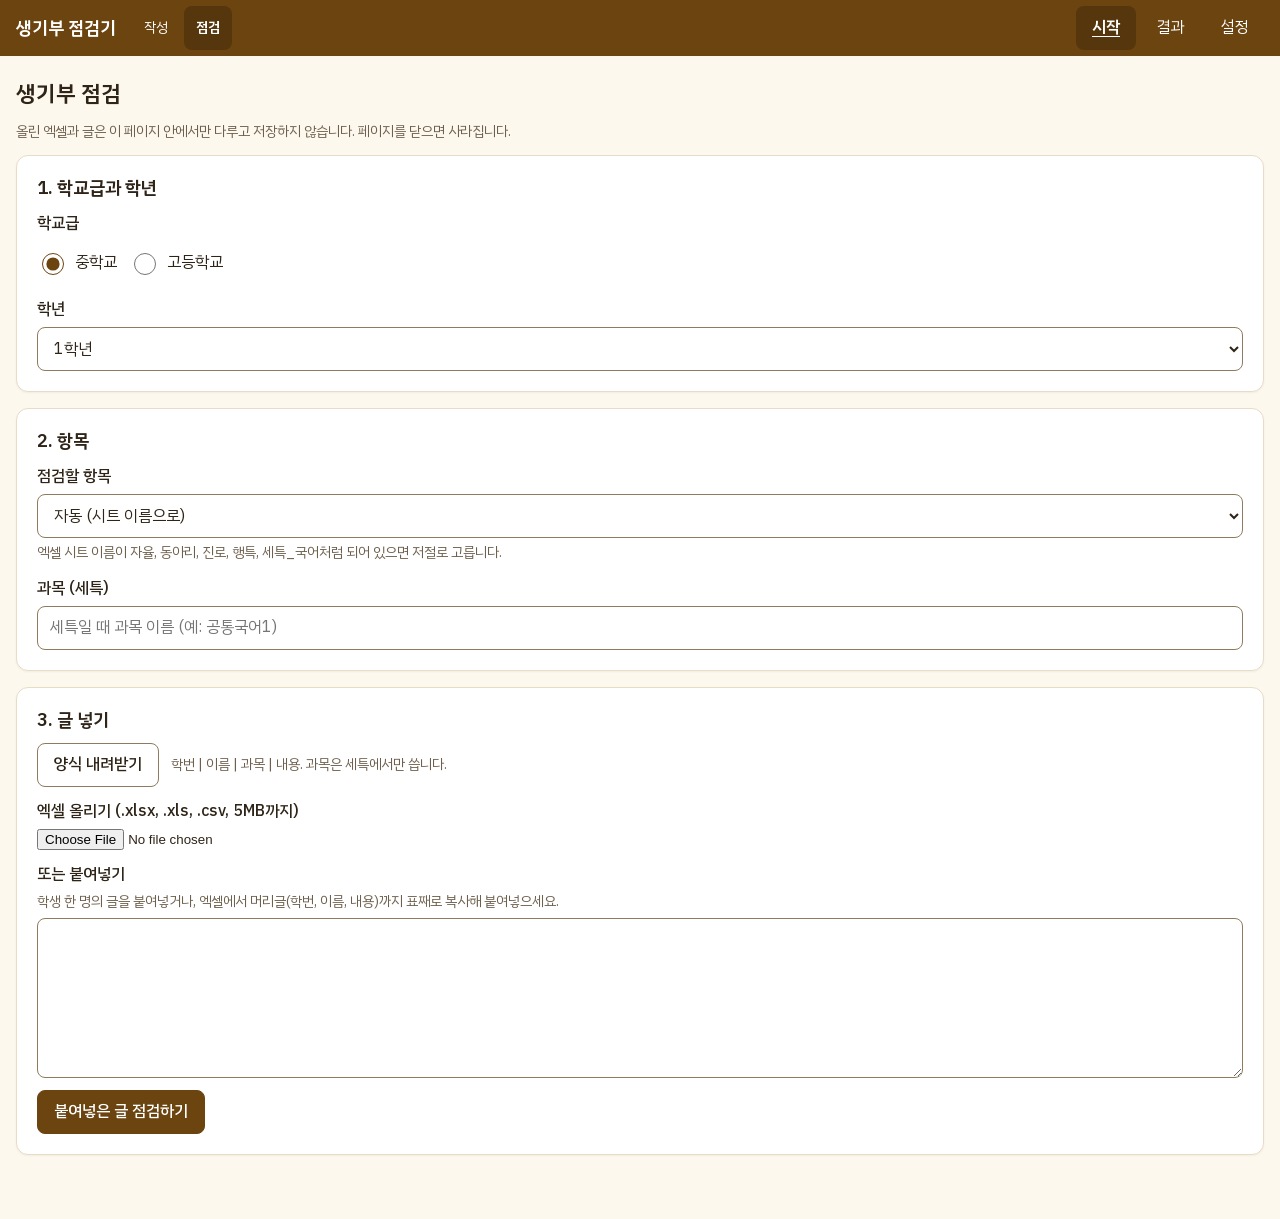
<file: sgb-checker/index.html>
<!DOCTYPE html>
<html lang="ko">
<head>
<meta charset="utf-8">
<meta name="viewport" content="width=device-width, initial-scale=1">
<meta http-equiv="Content-Security-Policy" content="default-src 'self'; script-src 'self'; style-src 'self'; font-src 'self'; img-src 'self' data:; connect-src 'self' https://generativelanguage.googleapis.com; object-src 'none'; base-uri 'none'; form-action 'none'">
<meta name="referrer" content="no-referrer">
<title>생기부 점검기</title>
<meta name="description" content="다른 선생님이 쓴 학교생활기록부 글을 2026 기재요령 기준으로 점검하는 교사용 도구">
<link rel="stylesheet" href="css/tokens.css">
<link rel="stylesheet" href="css/components.css">
<script defer src="lib/xlsx.full.min.js"></script>
<script type="module" src="js/app.js"></script>
</head>
<body>
<a class="skip-link" href="#main">본문으로 건너뛰기</a>
<header class="appbar">
  <div class="appbar-in">
    <h1>생기부 점검기</h1>
    <nav class="switch" aria-label="도구 바꾸기">
      <a href="../textgenerator-v2/">작성</a>
      <span aria-current="page">점검</span>
    </nav>
    <nav class="tabs" aria-label="화면">
      <button type="button" class="tab" data-view="start">시작</button>
      <button type="button" class="tab" data-view="results">결과</button>
      <button type="button" class="tab" data-view="settings">설정</button>
    </nav>
  </div>
</header>
<main id="main" tabindex="-1">
  <noscript><div class="alert alert-danger">자바스크립트를 켜야 쓸 수 있습니다.</div></noscript>
</main>
<div id="live" class="sr-only" aria-live="polite"></div>
</body>
</html>
</file>
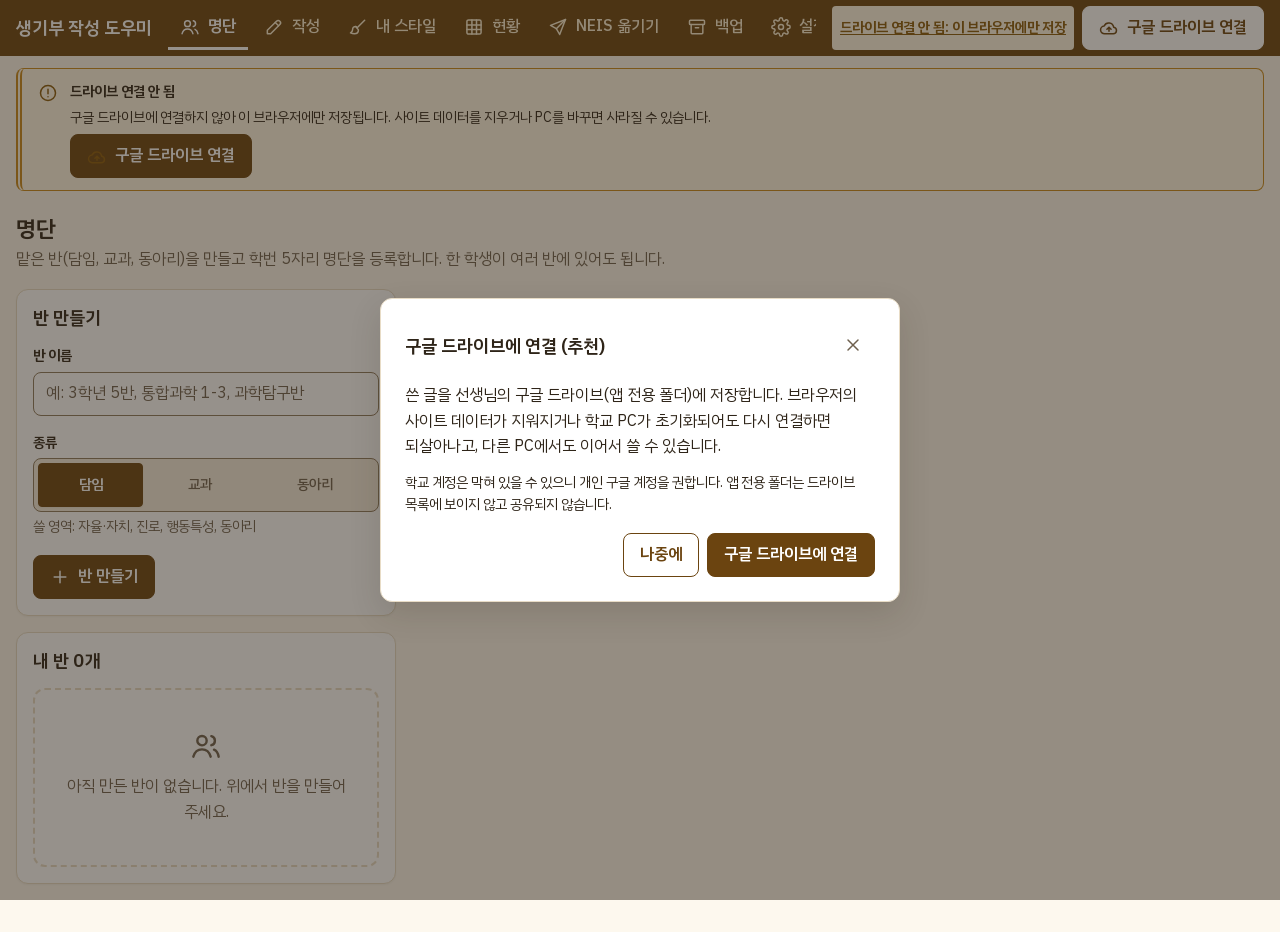
<file: textgenerator-v2/index.html>
<!DOCTYPE html>
<html lang="ko">
<head>
<meta charset="utf-8">
<meta name="viewport" content="width=device-width, initial-scale=1">
<title>생기부 작성 도우미</title>
<meta name="description" content="교사용 학교생활기록부 작성 도우미: 명단, 메모 기반 AI 초안, 바이트와 금지 표현 검사, NEIS 옮기기">
<meta name="theme-color" content="#6B4410">
<meta name="referrer" content="no-referrer">
<link rel="stylesheet" href="css/tokens.css">
<link rel="stylesheet" href="css/components.css">
<link rel="stylesheet" href="css/app.css">
<script defer src="../lib/xlsx.full.min.js"></script>
<script type="module" src="js/app.js"></script>
</head>
<body>
<svg width="0" height="0" style="position:absolute" aria-hidden="true" focusable="false">
  <defs>
    <symbol id="i-users" viewBox="0 0 24 24" fill="none" stroke="currentColor" stroke-width="1.8" stroke-linecap="round" stroke-linejoin="round"><circle cx="9" cy="8" r="3.5"/><path d="M2.5 20c1-3.6 3.6-5.5 6.5-5.5s5.5 1.9 6.5 5.5"/><path d="M16 4.6a3.5 3.5 0 0 1 0 6.8M18 14.8c1.7.7 2.9 2.4 3.5 5.2"/></symbol>
    <symbol id="i-pen" viewBox="0 0 24 24" fill="none" stroke="currentColor" stroke-width="1.8" stroke-linecap="round" stroke-linejoin="round"><path d="M4 20h4L19 9a2.8 2.8 0 0 0-4-4L4 16z"/><path d="M13.5 6.5l4 4"/></symbol>
    <symbol id="i-grid" viewBox="0 0 24 24" fill="none" stroke="currentColor" stroke-width="1.8" stroke-linecap="round" stroke-linejoin="round"><rect x="3.5" y="3.5" width="17" height="17" rx="2"/><path d="M3.5 9.5h17M3.5 15h17M9.5 3.5v17M15 3.5v17"/></symbol>
    <symbol id="i-send" viewBox="0 0 24 24" fill="none" stroke="currentColor" stroke-width="1.8" stroke-linecap="round" stroke-linejoin="round"><path d="M21 3L10 14"/><path d="M21 3l-7 18-4-7-7-4z"/></symbol>
    <symbol id="i-archive" viewBox="0 0 24 24" fill="none" stroke="currentColor" stroke-width="1.8" stroke-linecap="round" stroke-linejoin="round"><rect x="3" y="4" width="18" height="5" rx="1"/><path d="M5 9v10a1 1 0 0 0 1 1h12a1 1 0 0 0 1-1V9M10 13h4"/></symbol>
    <symbol id="i-gear" viewBox="0 0 24 24" fill="none" stroke="currentColor" stroke-width="1.8" stroke-linecap="round" stroke-linejoin="round"><circle cx="12" cy="12" r="3"/><path d="M19.4 15a1.7 1.7 0 0 0 .3 1.8l.1.1a2 2 0 1 1-2.8 2.8l-.1-.1a1.7 1.7 0 0 0-1.8-.3 1.7 1.7 0 0 0-1 1.5V21a2 2 0 1 1-4 0v-.1a1.7 1.7 0 0 0-1.1-1.5 1.7 1.7 0 0 0-1.8.3l-.1.1a2 2 0 1 1-2.8-2.8l.1-.1a1.7 1.7 0 0 0 .3-1.8 1.7 1.7 0 0 0-1.5-1H3a2 2 0 1 1 0-4h.1a1.7 1.7 0 0 0 1.5-1.1 1.7 1.7 0 0 0-.3-1.8l-.1-.1a2 2 0 1 1 2.8-2.8l.1.1a1.7 1.7 0 0 0 1.8.3H9a1.7 1.7 0 0 0 1-1.5V3a2 2 0 1 1 4 0v.1a1.7 1.7 0 0 0 1 1.5 1.7 1.7 0 0 0 1.8-.3l.1-.1a2 2 0 1 1 2.8 2.8l-.1.1a1.7 1.7 0 0 0-.3 1.8V9a1.7 1.7 0 0 0 1.5 1H21a2 2 0 1 1 0 4h-.1a1.7 1.7 0 0 0-1.5 1z"/></symbol>
    <symbol id="i-plus" viewBox="0 0 24 24" fill="none" stroke="currentColor" stroke-width="1.8" stroke-linecap="round" stroke-linejoin="round"><path d="M12 5v14M5 12h14"/></symbol>
    <symbol id="i-trash" viewBox="0 0 24 24" fill="none" stroke="currentColor" stroke-width="1.8" stroke-linecap="round" stroke-linejoin="round"><path d="M4 7h16M10 11v6M14 11v6M6 7l1 12a2 2 0 0 0 2 2h6a2 2 0 0 0 2-2l1-12M9 7V4h6v3"/></symbol>
    <symbol id="i-edit" viewBox="0 0 24 24" fill="none" stroke="currentColor" stroke-width="1.8" stroke-linecap="round" stroke-linejoin="round"><path d="M12 20h8"/><path d="M4 20v-4L15 5a2.1 2.1 0 0 1 3 3L7 19z"/></symbol>
    <symbol id="i-up" viewBox="0 0 24 24" fill="none" stroke="currentColor" stroke-width="1.8" stroke-linecap="round" stroke-linejoin="round"><path d="M6 15l6-6 6 6"/></symbol>
    <symbol id="i-down" viewBox="0 0 24 24" fill="none" stroke="currentColor" stroke-width="1.8" stroke-linecap="round" stroke-linejoin="round"><path d="M6 9l6 6 6-6"/></symbol>
    <symbol id="i-left" viewBox="0 0 24 24" fill="none" stroke="currentColor" stroke-width="1.8" stroke-linecap="round" stroke-linejoin="round"><path d="M15 6l-6 6 6 6"/></symbol>
    <symbol id="i-right" viewBox="0 0 24 24" fill="none" stroke="currentColor" stroke-width="1.8" stroke-linecap="round" stroke-linejoin="round"><path d="M9 6l6 6-6 6"/></symbol>
    <symbol id="i-close" viewBox="0 0 24 24" fill="none" stroke="currentColor" stroke-width="1.8" stroke-linecap="round" stroke-linejoin="round"><path d="M6 6l12 12M18 6L6 18"/></symbol>
    <symbol id="i-copy" viewBox="0 0 24 24" fill="none" stroke="currentColor" stroke-width="1.8" stroke-linecap="round" stroke-linejoin="round"><rect x="8.5" y="8.5" width="12" height="12" rx="2"/><path d="M15.5 8.5V5.5a2 2 0 0 0-2-2h-8a2 2 0 0 0-2 2v8a2 2 0 0 0 2 2h3"/></symbol>
    <symbol id="i-check" viewBox="0 0 24 24" fill="none" stroke="currentColor" stroke-width="1.8" stroke-linecap="round" stroke-linejoin="round"><path d="M5 12.5l4.5 4.5L19 7.5"/></symbol>
    <symbol id="i-alert" viewBox="0 0 24 24" fill="none" stroke="currentColor" stroke-width="1.8" stroke-linecap="round" stroke-linejoin="round"><circle cx="12" cy="12" r="9"/><path d="M12 7.5v5.5M12 16.5h.01"/></symbol>
    <symbol id="i-info" viewBox="0 0 24 24" fill="none" stroke="currentColor" stroke-width="1.8" stroke-linecap="round" stroke-linejoin="round"><circle cx="12" cy="12" r="9"/><path d="M12 11v5.5M12 7.5h.01"/></symbol>
    <symbol id="i-download" viewBox="0 0 24 24" fill="none" stroke="currentColor" stroke-width="1.8" stroke-linecap="round" stroke-linejoin="round"><path d="M12 4v11M7.5 10.5L12 15l4.5-4.5M5 19.5h14"/></symbol>
    <symbol id="i-upload" viewBox="0 0 24 24" fill="none" stroke="currentColor" stroke-width="1.8" stroke-linecap="round" stroke-linejoin="round"><path d="M12 15V4M7.5 8.5L12 4l4.5 4.5M5 19.5h14"/></symbol>
    <symbol id="i-play" viewBox="0 0 24 24" fill="none" stroke="currentColor" stroke-width="1.8" stroke-linecap="round" stroke-linejoin="round"><path d="M7 5l12 7-12 7z"/></symbol>
    <symbol id="i-pause" viewBox="0 0 24 24" fill="none" stroke="currentColor" stroke-width="1.8" stroke-linecap="round" stroke-linejoin="round"><path d="M8 5v14M16 5v14"/></symbol>
    <symbol id="i-spark" viewBox="0 0 24 24" fill="none" stroke="currentColor" stroke-width="1.8" stroke-linecap="round" stroke-linejoin="round"><path d="M12 3l1.8 5.2L19 10l-5.2 1.8L12 17l-1.8-5.2L5 10l5.2-1.8z"/><path d="M18.5 16.5l.7 1.8 1.8.7-1.8.7-.7 1.8-.7-1.8-1.8-.7 1.8-.7z"/></symbol>
    <symbol id="i-file" viewBox="0 0 24 24" fill="none" stroke="currentColor" stroke-width="1.8" stroke-linecap="round" stroke-linejoin="round"><path d="M14 3H7a2 2 0 0 0-2 2v14a2 2 0 0 0 2 2h10a2 2 0 0 0 2-2V8z"/><path d="M14 3v5h5M9 13h6M9 17h4"/></symbol>
    <symbol id="i-clean" viewBox="0 0 24 24" fill="none" stroke="currentColor" stroke-width="1.8" stroke-linecap="round" stroke-linejoin="round"><path d="M4 7h10M4 12h16M4 17h7"/><path d="M17 4l3 3M20 4l-3 3"/></symbol>
    <symbol id="i-undo" viewBox="0 0 24 24" fill="none" stroke="currentColor" stroke-width="1.8" stroke-linecap="round" stroke-linejoin="round"><path d="M9 14L4 9l5-5"/><path d="M4 9h10.5a5.5 5.5 0 0 1 0 11H11"/></symbol>
    <symbol id="i-drive" viewBox="0 0 24 24" fill="none" stroke="currentColor" stroke-width="1.8" stroke-linecap="round" stroke-linejoin="round"><path d="M7 19h10a4 4 0 0 0 .6-7.95A6 6 0 0 0 6.2 9.6 4.7 4.7 0 0 0 7 19z"/><path d="M12 16v-5M9.5 13.5L12 11l2.5 2.5"/></symbol>
    <symbol id="i-key" viewBox="0 0 24 24" fill="none" stroke="currentColor" stroke-width="1.8" stroke-linecap="round" stroke-linejoin="round"><circle cx="8" cy="15" r="4"/><path d="M10.8 12.2L20 3M16 7l3 3M14 9l2 2"/></symbol>
    <symbol id="i-brush" viewBox="0 0 24 24" fill="none" stroke="currentColor" stroke-width="1.8" stroke-linecap="round" stroke-linejoin="round"><path d="M20 4l-9 9"/><path d="M11 13l-1.5-1.5"/><path d="M9.5 11.5c-2.5 0-4 1.6-4 3.8 0 1.6-.8 2.8-2.5 3.7 1.4.6 3 1 4.6 1 2.9 0 4.9-1.9 4.9-4.5z"/></symbol>
  </defs>
</svg>
<a class="skip-link" href="#main">본문으로 건너뛰기</a>
<header class="appbar" id="appbar">
  <span class="appbar-title">생기부 작성 도우미</span>
  <span id="appbar-badges" class="appbar-badges"></span>
  <div class="appbar-sync">
    <span id="sync-status" class="sync-status" aria-live="polite"></span>
    <button type="button" id="sync-save" class="btn btn-primary sync-save" hidden></button>
  </div>
  <nav class="navtabs" id="navtabs" aria-label="주 메뉴"></nav>
</header>
<div id="banner-root"></div>
<main id="main" class="main" tabindex="-1">
  <noscript><div class="alert alert-danger">자바스크립트를 켜야 쓸 수 있습니다.</div></noscript>
  <p class="muted" id="boot-msg">불러오는 중입니다.</p>
</main>
<div id="live" class="sr-only" aria-live="polite" aria-atomic="true"></div>
<div id="toast-root" class="toast-root"></div>
</body>
</html>
</file>
<file: sgb-checker/css/tokens.css>
/* 생기부 점검기 디자인 토큰 (textgenerator-v2/css/tokens.css를 복사, 같은 값). 컴포넌트는 의미 이름 변수만 쓴다. */

/* 글꼴은 저장소에 내장 (lib/README.md) */
@font-face { font-family: "IBM Plex Sans KR"; font-style: normal; font-weight: 400; font-display: swap; src: url("../lib/fonts/IBMPlexSansKR-Regular.woff2") format("woff2"); }
@font-face { font-family: "IBM Plex Sans KR"; font-style: normal; font-weight: 500; font-display: swap; src: url("../lib/fonts/IBMPlexSansKR-Medium.woff2") format("woff2"); }
@font-face { font-family: "IBM Plex Sans KR"; font-style: normal; font-weight: 600; font-display: swap; src: url("../lib/fonts/IBMPlexSansKR-SemiBold.woff2") format("woff2"); }

:root {
  /* ---------- 크기 기준 ----------
     모든 크기는 --u(기준 글자 크기의 1/16) 배수. 기본 16px이면 1u = 1px. */
  font-size: 16px;
  --u: calc(1rem / 16);

  /* ---------- 기본 팔레트 ---------- */
  --c-brown-800: #56360C;  /* 주 색 눌림/hover (10.9) */
  --c-brown-700: #6B4410;  /* 주 색: 머리, 주 버튼, 포커스 (8.5) */
  --c-amber-700: #8A5A0B;  /* 주의 글자 (5.9) */
  --c-amber-500: #C98A1B;  /* 진행·바이트 막대 채움 (2.9, 글자에 쓰지 않음) */
  --c-amber-100: #FBEFD5;  /* 연한 배경: 선택, 안내 */
  --c-amber-50:  #FFF7E6;  /* 주의 배경 */

  --c-ink-900: #2E2418;    /* 본문 글자 (15.2) */
  --c-ink-600: #6E604E;    /* 보조 글자 (6.1, 연한 배경 위 5.3) */
  --c-ink-400: #8E7A5E;    /* 입력칸 테두리, 비활성 글자 (4.1, 선 3:1 이상) */
  --c-line:    #E8DCC6;    /* 구분선 (장식용) */
  --c-line-soft: #F1E8D7;  /* 표 줄 구분 */
  --c-paper:   #FDF8EE;    /* 앱 배경 */
  --c-paper-2: #F6EEDF;    /* 표 머리, 눌림 배경 */
  --c-white:   #FFFFFF;

  --c-red-700: #B42318;    /* 경고·초과 (6.6) */
  --c-red-800: #8C1B12;    /* 경고 글자 진하게 (9.2) */
  --c-red-50:  #FDECEA;    /* 경고 배경 (위 #B42318 5.8) */

  --c-green-700: #5B7A2E;  /* 완료 (4.9) */
  --c-green-800: #4A6326;  /* 완료 글자 진하게 (6.8, 연한 배경 위 6.0) */
  --c-green-50:  #EEF3E4;  /* 완료 배경 */

  /* ---------- 의미 이름 (컴포넌트는 이것만 사용) ---------- */
  --color-primary: var(--c-brown-700);
  --color-primary-hover: var(--c-brown-800);
  --color-on-primary: var(--c-white);
  --color-on-primary-muted: var(--c-amber-100); /* 머리 위 보조 글자 (7.5) */

  --color-accent: var(--c-amber-500);           /* 막대 채움 전용 */
  --color-accent-soft: var(--c-amber-100);
  --color-accent-line: var(--c-amber-500);

  --color-bg: var(--c-paper);
  --color-surface: var(--c-white);
  --color-surface-sunken: var(--c-paper-2);
  --color-text: var(--c-ink-900);
  --color-text-muted: var(--c-ink-600);
  --color-text-disabled: var(--c-ink-400);
  --color-border: var(--c-line);
  --color-divider: var(--c-line-soft);
  --color-border-strong: var(--c-ink-400);      /* 입력칸, 막대 틀 (3:1 이상) */

  --color-danger: var(--c-red-700);
  --color-danger-hover: var(--c-red-800);
  --color-danger-text: var(--c-red-800);
  --color-danger-bg: var(--c-red-50);

  --color-warn: var(--c-amber-700);
  --color-warn-text: var(--c-amber-700);
  --color-warn-line: var(--c-amber-500);
  --color-warn-bg: var(--c-amber-50);

  --color-done: var(--c-green-700);
  --color-done-text: var(--c-green-800);
  --color-done-bg: var(--c-green-50);

  --color-info-text: var(--c-brown-700);
  --color-info-bg: var(--c-amber-100);

  --color-focus: var(--c-brown-700);             /* 밝은 바탕 위 포커스 링 (8.5) */
  --color-focus-on-dark: var(--c-amber-100);     /* 주 색 바탕 위 포커스 링 (7.5) */
  --color-overlay: rgba(46, 36, 24, 0.5);

  /* ---------- 글꼴: IBM Plex Sans KR 하나, 굵기로만 위계 ---------- */
  --font-sans: 'IBM Plex Sans KR', system-ui, -apple-system,
    'Apple SD Gothic Neo', 'Malgun Gothic', '맑은 고딕', 'Noto Sans KR', sans-serif;

  --fw-regular: 400;
  --fw-medium: 500;
  --fw-semibold: 600;

  --fs-xs: calc(12 * var(--u));   /* 배지 */
  --fs-sm: calc(14 * var(--u));   /* 라벨, 도움말, 표 보조 */
  --fs-md: calc(16 * var(--u));   /* 본문, 입력, 버튼 */
  --fs-lg: calc(18 * var(--u));   /* 카드 제목, 앱 이름 */
  --fs-xl: calc(22 * var(--u));   /* 화면 제목 */
  --fs-2xl: calc(28 * var(--u));  /* 큰 숫자 */

  --lh-tight: 1.3;
  --lh-normal: 1.6;

  /* ---------- 간격: 4px 단위 ---------- */
  --sp-1: calc(4 * var(--u));
  --sp-2: calc(8 * var(--u));
  --sp-3: calc(12 * var(--u));
  --sp-4: calc(16 * var(--u));
  --sp-5: calc(20 * var(--u));
  --sp-6: calc(24 * var(--u));
  --sp-8: calc(32 * var(--u));
  --sp-10: calc(40 * var(--u));
  --sp-12: calc(48 * var(--u));

  /* ---------- 반경 ---------- */
  --r-sm: calc(4 * var(--u));
  --r-md: calc(8 * var(--u));
  --r-lg: calc(12 * var(--u));
  --r-full: 999px;

  /* ---------- 그림자 (아주 약하게) ---------- */
  --shadow-1: 0 1px 2px rgba(46, 36, 24, 0.05);
  --shadow-2: 0 4px 16px rgba(46, 36, 24, 0.08);
  --shadow-3: 0 12px 32px rgba(46, 36, 24, 0.14);

  /* ---------- 테두리·포커스 ---------- */
  --bw: 1px;
  --bw-strong: 2px;
  --focus-ring: 3px;
  --focus-offset: 2px;

  /* ---------- 크기 ---------- */
  --touch-min: 44px;
  --appbar-h: calc(56 * var(--u));
  --panel-w: 420px;
  --content-max: 1440px;
  --bytebar-h: calc(10 * var(--u));

  /* ---------- 움직임 ---------- */
  --dur-fast: 0.12s;
  --dur: 0.2s;
}
</file>
<file: sgb-checker/css/components.css>
/* 생기부 점검기 컴포넌트. tokens.css의 의미 이름 변수만 쓴다. */
*, *::before, *::after { box-sizing: border-box; }
body { margin: 0; font-family: var(--font-sans); font-size: var(--fs-md); line-height: var(--lh-normal); color: var(--color-text); background: var(--color-bg); font-weight: var(--fw-regular); }
.num, td.num { font-variant-numeric: tabular-nums; }
h1, h2, h3 { line-height: var(--lh-tight); font-weight: var(--fw-semibold); margin: 0 0 var(--sp-3); }
h2 { font-size: var(--fs-xl); }
h3 { font-size: var(--fs-lg); }
p { margin: 0 0 var(--sp-3); }
a { color: var(--color-primary); }
.sr-only { position: absolute; width: 1px; height: 1px; padding: 0; margin: -1px; overflow: hidden; clip: rect(0 0 0 0); white-space: nowrap; border: 0; }
.skip-link { position: absolute; left: var(--sp-2); top: -100px; background: var(--color-surface); padding: var(--sp-2) var(--sp-3); z-index: 10; }
.skip-link:focus { top: var(--sp-2); }
:focus-visible { outline: var(--focus-ring) solid var(--color-focus); outline-offset: var(--focus-offset); }

.appbar { background: var(--color-primary); color: var(--color-on-primary); }
.appbar-in { max-width: var(--content-max); margin: 0 auto; display: flex; align-items: center; gap: var(--sp-4); min-height: var(--appbar-h); padding: 0 var(--sp-4); flex-wrap: wrap; }
.appbar h1 { font-size: var(--fs-lg); margin: 0; }
.appbar a { color: var(--color-on-primary); }
.appbar :focus-visible { outline-color: var(--color-focus-on-dark); }
.switch { display: flex; gap: var(--sp-1); font-size: var(--fs-sm); }
.switch a, .switch span { display: inline-flex; align-items: center; min-height: var(--touch-min); padding: 0 var(--sp-3); border-radius: var(--r-md); text-decoration: none; }
.switch [aria-current] { background: var(--color-primary-hover); font-weight: var(--fw-semibold); }
.tabs { display: flex; gap: var(--sp-1); margin-left: auto; }
.tab { min-height: var(--touch-min); padding: 0 var(--sp-4); border: 0; border-radius: var(--r-md); background: transparent; color: var(--color-on-primary); font: inherit; cursor: pointer; }
.tab[aria-current="page"] { background: var(--color-primary-hover); font-weight: var(--fw-semibold); text-decoration: underline; text-underline-offset: 4px; }

main { max-width: var(--content-max); margin: 0 auto; padding: var(--sp-6) var(--sp-4) var(--sp-12); }
.card { background: var(--color-surface); border: var(--bw) solid var(--color-border); border-radius: var(--r-lg); padding: var(--sp-5); margin-bottom: var(--sp-4); box-shadow: var(--shadow-1); }
.muted { color: var(--color-text-muted); font-size: var(--fs-sm); }
.row { display: flex; gap: var(--sp-3); flex-wrap: wrap; align-items: center; }
.stack > * + * { margin-top: var(--sp-3); }
.grid2 { display: grid; grid-template-columns: minmax(0, 1fr) minmax(0, 1fr); gap: var(--sp-4); }
@media (max-width: 900px) { .grid2 { grid-template-columns: minmax(0, 1fr); } }

.btn { display: inline-flex; align-items: center; justify-content: center; min-height: var(--touch-min); min-width: var(--touch-min); padding: 0 var(--sp-4); border: var(--bw) solid var(--color-border-strong); border-radius: var(--r-md); background: var(--color-surface); color: var(--color-text); font: inherit; font-weight: var(--fw-medium); cursor: pointer; }
.btn:hover { background: var(--color-surface-sunken); }
.btn-primary { background: var(--color-primary); border-color: var(--color-primary); color: var(--color-on-primary); }
.btn-primary:hover { background: var(--color-primary-hover); }
.btn-danger { color: var(--color-danger-text); border-color: var(--color-danger); }
.btn-sm { min-height: var(--touch-min); padding: 0 var(--sp-3); font-size: var(--fs-sm); }
.btn[disabled] { color: var(--color-text-disabled); cursor: not-allowed; background: var(--color-surface-sunken); }

label { font-weight: var(--fw-medium); }
.field { display: flex; flex-direction: column; gap: var(--sp-1); }
input[type="text"], input[type="password"], input[type="number"], select, textarea { font: inherit; color: var(--color-text); background: var(--color-surface); border: var(--bw) solid var(--color-border-strong); border-radius: var(--r-md); padding: var(--sp-2) var(--sp-3); min-height: var(--touch-min); }
textarea { width: 100%; min-height: 160px; resize: vertical; line-height: var(--lh-normal); }
input[type="checkbox"], input[type="radio"] { width: 22px; height: 22px; accent-color: var(--color-primary); }
.check { display: inline-flex; align-items: center; gap: var(--sp-2); min-height: var(--touch-min); font-weight: var(--fw-regular); }
fieldset { border: 0; padding: 0; margin: 0; }
legend { font-weight: var(--fw-medium); padding: 0; margin-bottom: var(--sp-1); }

.alert { padding: var(--sp-3) var(--sp-4); border-radius: var(--r-md); border-left: 4px solid var(--color-accent); background: var(--color-info-bg); margin-bottom: var(--sp-3); }
.alert-danger { background: var(--color-danger-bg); border-left-color: var(--color-danger); color: var(--color-danger-text); }
.alert-warn { background: var(--color-warn-bg); border-left-color: var(--color-warn-line); }

.badge { display: inline-block; padding: 0 var(--sp-2); border-radius: var(--r-full); font-size: var(--fs-xs); font-weight: var(--fw-semibold); line-height: 1.8; border: var(--bw) solid currentColor; white-space: nowrap; }
.badge-error { color: var(--color-danger-text); background: var(--color-danger-bg); }
.badge-warn { color: var(--color-warn-text); background: var(--color-warn-bg); }
.badge-pass { color: var(--color-done-text); background: var(--color-done-bg); }
.badge-empty, .badge-off { color: var(--color-text-muted); background: var(--color-surface-sunken); }

.table-wrap { overflow-x: auto; border: var(--bw) solid var(--color-border); border-radius: var(--r-md); }
table { border-collapse: collapse; width: 100%; min-width: 640px; background: var(--color-surface); }
th, td { text-align: left; padding: var(--sp-2) var(--sp-3); border-bottom: var(--bw) solid var(--color-divider); vertical-align: top; }
th { background: var(--color-surface-sunken); font-weight: var(--fw-semibold); font-size: var(--fs-sm); }
tr.is-off td { color: var(--color-text-muted); }

.stats { display: flex; gap: var(--sp-4); flex-wrap: wrap; }
.stat { min-width: 110px; }
.stat b { display: block; font-size: var(--fs-2xl); font-variant-numeric: tabular-nums; }

/* 원문 밑줄: 오류는 굵은 실선, 확인은 점선 (색만으로 구분하지 않음) */
.doc { white-space: pre-wrap; word-break: keep-all; overflow-wrap: anywhere; line-height: 2; padding: var(--sp-4); background: var(--color-surface); border: var(--bw) solid var(--color-border); border-radius: var(--r-md); min-height: 120px; }
mark { background: transparent; color: inherit; text-decoration-line: underline; text-underline-offset: 4px; text-decoration-thickness: 3px; }
mark.m-error { text-decoration-color: var(--color-danger); text-decoration-style: solid; background: var(--color-danger-bg); }
mark.m-warn { text-decoration-color: var(--color-warn-line); text-decoration-style: dotted; background: var(--color-warn-bg); }
mark.m-focus { outline: var(--bw-strong) solid var(--color-focus); }
.legend { display: flex; gap: var(--sp-4); font-size: var(--fs-sm); color: var(--color-text-muted); flex-wrap: wrap; margin-top: var(--sp-2); }

.issues { list-style: none; margin: 0; padding: 0; }
.issue { border: var(--bw) solid var(--color-border); border-radius: var(--r-md); padding: var(--sp-3); margin-bottom: var(--sp-3); background: var(--color-surface); }
.issue.is-off { background: var(--color-surface-sunken); color: var(--color-text-muted); }
.issue q { font-weight: var(--fw-medium); }
.issue .fix { background: var(--color-done-bg); padding: var(--sp-1) var(--sp-2); border-radius: var(--r-sm); }

.bytebar { height: var(--bytebar-h); border: var(--bw) solid var(--color-border-strong); border-radius: var(--r-full); overflow: hidden; background: var(--color-surface); }
.bytebar > span { display: block; height: 100%; background: var(--color-accent); }
.bytebar.is-over > span { background: var(--color-danger); }

.diff del { color: var(--color-danger-text); background: var(--color-danger-bg); text-decoration: line-through; }
.diff ins { color: var(--color-done-text); background: var(--color-done-bg); text-decoration: underline; }

dialog { border: var(--bw) solid var(--color-border); border-radius: var(--r-lg); padding: var(--sp-5); max-width: min(560px, 92vw); box-shadow: var(--shadow-3); color: var(--color-text); }
dialog::backdrop { background: var(--color-overlay); }

@media (prefers-reduced-motion: no-preference) { .btn, .tab { transition: background var(--dur-fast); } }
@media (max-width: 480px) { main { padding: var(--sp-4) var(--sp-3) var(--sp-10); } .card { padding: var(--sp-4); } }
.actions { margin-top: var(--sp-4); justify-content: flex-end; }
</file>
<file: textgenerator-v2/css/tokens.css>
/* 생기부 작성 도우미 v2 디자인 토큰
   컴포넌트는 아래 '의미 이름' 변수만 쓴다. 팔레트 변수(--c-*)는 직접 쓰지 않는다.
   대비(WCAG): 괄호 안 숫자는 흰 바탕(#FFFFFF) 기준 대비. */

/* 글꼴은 저장소에 내장 (lib/README.md) */
@font-face { font-family: "IBM Plex Sans KR"; font-style: normal; font-weight: 400; font-display: swap; src: url("../lib/fonts/IBMPlexSansKR-Regular.woff2") format("woff2"); }
@font-face { font-family: "IBM Plex Sans KR"; font-style: normal; font-weight: 500; font-display: swap; src: url("../lib/fonts/IBMPlexSansKR-Medium.woff2") format("woff2"); }
@font-face { font-family: "IBM Plex Sans KR"; font-style: normal; font-weight: 600; font-display: swap; src: url("../lib/fonts/IBMPlexSansKR-SemiBold.woff2") format("woff2"); }

:root {
  /* ---------- 크기 기준 ----------
     모든 크기는 --u(기준 글자 크기의 1/16) 배수. 기본 16px이면 1u = 1px. */
  font-size: 16px;
  --u: calc(1rem / 16);

  /* ---------- 기본 팔레트 ---------- */
  --c-brown-800: #56360C;  /* 주 색 눌림/hover (10.9) */
  --c-brown-700: #6B4410;  /* 주 색: 머리, 주 버튼, 포커스 (8.5) */
  --c-amber-700: #8A5A0B;  /* 주의 글자 (5.9) */
  --c-amber-500: #C98A1B;  /* 진행·바이트 막대 채움 (2.9, 글자에 쓰지 않음) */
  --c-amber-100: #FBEFD5;  /* 연한 배경: 선택, 안내 */
  --c-amber-50:  #FFF7E6;  /* 주의 배경 */

  --c-ink-900: #2E2418;    /* 본문 글자 (15.2) */
  --c-ink-600: #6E604E;    /* 보조 글자 (6.1, 연한 배경 위 5.3) */
  --c-ink-400: #8E7A5E;    /* 입력칸 테두리, 비활성 글자 (4.1, 선 3:1 이상) */
  --c-line:    #E8DCC6;    /* 구분선 (장식용) */
  --c-line-soft: #F1E8D7;  /* 표 줄 구분 */
  --c-paper:   #FDF8EE;    /* 앱 배경 */
  --c-paper-2: #F6EEDF;    /* 표 머리, 눌림 배경 */
  --c-white:   #FFFFFF;

  --c-red-700: #B42318;    /* 경고·초과 (6.6) */
  --c-red-800: #8C1B12;    /* 경고 글자 진하게 (9.2) */
  --c-red-50:  #FDECEA;    /* 경고 배경 (위 #B42318 5.8) */

  --c-green-700: #5B7A2E;  /* 완료 (4.9) */
  --c-green-800: #4A6326;  /* 완료 글자 진하게 (6.8, 연한 배경 위 6.0) */
  --c-green-50:  #EEF3E4;  /* 완료 배경 */

  /* ---------- 의미 이름 (컴포넌트는 이것만 사용) ---------- */
  --color-primary: var(--c-brown-700);
  --color-primary-hover: var(--c-brown-800);
  --color-on-primary: var(--c-white);
  --color-on-primary-muted: var(--c-amber-100); /* 머리 위 보조 글자 (7.5) */

  --color-accent: var(--c-amber-500);           /* 막대 채움 전용 */
  --color-accent-soft: var(--c-amber-100);
  --color-accent-line: var(--c-amber-500);

  --color-bg: var(--c-paper);
  --color-surface: var(--c-white);
  --color-surface-sunken: var(--c-paper-2);
  --color-text: var(--c-ink-900);
  --color-text-muted: var(--c-ink-600);
  --color-text-disabled: var(--c-ink-400);
  --color-border: var(--c-line);
  --color-divider: var(--c-line-soft);
  --color-border-strong: var(--c-ink-400);      /* 입력칸, 막대 틀 (3:1 이상) */

  --color-danger: var(--c-red-700);
  --color-danger-hover: var(--c-red-800);
  --color-danger-text: var(--c-red-800);
  --color-danger-bg: var(--c-red-50);

  --color-warn: var(--c-amber-700);
  --color-warn-text: var(--c-amber-700);
  --color-warn-line: var(--c-amber-500);
  --color-warn-bg: var(--c-amber-50);

  --color-done: var(--c-green-700);
  --color-done-text: var(--c-green-800);
  --color-done-bg: var(--c-green-50);

  --color-info-text: var(--c-brown-700);
  --color-info-bg: var(--c-amber-100);

  --color-focus: var(--c-brown-700);             /* 밝은 바탕 위 포커스 링 (8.5) */
  --color-focus-on-dark: var(--c-amber-100);     /* 주 색 바탕 위 포커스 링 (7.5) */
  --color-overlay: rgba(46, 36, 24, 0.5);

  /* ---------- 글꼴: IBM Plex Sans KR 하나, 굵기로만 위계 ---------- */
  --font-sans: 'IBM Plex Sans KR', system-ui, -apple-system,
    'Apple SD Gothic Neo', 'Malgun Gothic', '맑은 고딕', 'Noto Sans KR', sans-serif;

  --fw-regular: 400;
  --fw-medium: 500;
  --fw-semibold: 600;

  --fs-xs: calc(12 * var(--u));   /* 배지 */
  --fs-sm: calc(14 * var(--u));   /* 라벨, 도움말, 표 보조 */
  --fs-md: calc(16 * var(--u));   /* 본문, 입력, 버튼 */
  --fs-lg: calc(18 * var(--u));   /* 카드 제목, 앱 이름 */
  --fs-xl: calc(22 * var(--u));   /* 화면 제목 */
  --fs-2xl: calc(28 * var(--u));  /* 큰 숫자 */

  --lh-tight: 1.3;
  --lh-normal: 1.6;

  /* ---------- 간격: 4px 단위 ---------- */
  --sp-1: calc(4 * var(--u));
  --sp-2: calc(8 * var(--u));
  --sp-3: calc(12 * var(--u));
  --sp-4: calc(16 * var(--u));
  --sp-5: calc(20 * var(--u));
  --sp-6: calc(24 * var(--u));
  --sp-8: calc(32 * var(--u));
  --sp-10: calc(40 * var(--u));
  --sp-12: calc(48 * var(--u));

  /* ---------- 반경 ---------- */
  --r-sm: calc(4 * var(--u));
  --r-md: calc(8 * var(--u));
  --r-lg: calc(12 * var(--u));
  --r-full: 999px;

  /* ---------- 그림자 (아주 약하게) ---------- */
  --shadow-1: 0 1px 2px rgba(46, 36, 24, 0.05);
  --shadow-2: 0 4px 16px rgba(46, 36, 24, 0.08);
  --shadow-3: 0 12px 32px rgba(46, 36, 24, 0.14);

  /* ---------- 테두리·포커스 ---------- */
  --bw: 1px;
  --bw-strong: 2px;
  --focus-ring: 3px;
  --focus-offset: 2px;

  /* ---------- 크기 ---------- */
  --touch-min: 44px;
  --appbar-h: calc(56 * var(--u));
  --panel-w: 420px;
  --content-max: 1440px;
  --bytebar-h: calc(10 * var(--u));

  /* ---------- 움직임 ---------- */
  --dur-fast: 0.12s;
  --dur: 0.2s;
}
</file>
<file: textgenerator-v2/css/components.css>
/* 생기부 작성 도우미 v2 공통 컴포넌트
   tokens.css 뒤에 불러온다. 색, 글꼴, 간격, 반경은 토큰의 의미 이름만 쓴다.
   상태는 색과 함께 글자, 테두리 모양으로도 구분한다. */

/* ---------- 기본 ---------- */
*, *::before, *::after { box-sizing: border-box; }
html { -webkit-text-size-adjust: 100%; text-size-adjust: 100%; }
body {
  margin: 0;
  font-family: var(--font-sans);
  font-size: var(--fs-md);
  font-weight: var(--fw-regular);
  line-height: var(--lh-normal);
  color: var(--color-text);
  background: var(--color-bg);
  word-break: keep-all;
  overflow-wrap: anywhere;
}
h1, h2, h3, h4 { font-weight: var(--fw-semibold); line-height: var(--lh-tight); margin: 0; }
p { margin: 0; }
button, input, select, textarea { font: inherit; color: inherit; }
button { cursor: pointer; }
a { color: var(--color-primary); text-underline-offset: 2px; }
a:hover { color: var(--color-primary-hover); }
[hidden] { display: none !important; }

/* 포커스 링: 키보드로 옮길 때만 또렷하게 */
:focus { outline: none; }
:focus-visible {
  outline: var(--focus-ring) solid var(--color-focus);
  outline-offset: var(--focus-offset);
}

/* ---------- 글자 도우미 ---------- */
.muted { color: var(--color-text-muted); }
.small { font-size: var(--fs-sm); }
.num { font-variant-numeric: tabular-nums; }
.sr-only {
  position: absolute; width: 1px; height: 1px; padding: 0; margin: -1px;
  overflow: hidden; clip: rect(0 0 0 0); clip-path: inset(50%); white-space: nowrap; border: 0;
}
.skip-link {
  position: absolute; left: var(--sp-2); top: var(--sp-2); z-index: 100;
  padding: var(--sp-3) var(--sp-4);
  background: var(--color-surface); color: var(--color-primary);
  border: var(--bw-strong) solid var(--color-primary); border-radius: var(--r-md);
  font-weight: var(--fw-semibold); text-decoration: none;
  transform: translateY(-200%);
}
.skip-link:focus, .skip-link:focus-visible { transform: none; }

/* ---------- 배치 ---------- */
.stack { display: flex; flex-direction: column; gap: var(--sp-4); }
.row { display: flex; align-items: center; flex-wrap: wrap; gap: var(--sp-2); }
.row-between { display: flex; align-items: center; justify-content: space-between; flex-wrap: wrap; gap: var(--sp-2); }
.grid-2 { display: grid; grid-template-columns: repeat(2, minmax(0, 1fr)); gap: var(--sp-4); }
.grid-2 > * { min-width: 0; }
@media (max-width: 640px) {
  .grid-2 { grid-template-columns: minmax(0, 1fr); }
}

/* ---------- 아이콘 (인라인 SVG) ---------- */
.icon {
  width: calc(20 * var(--u)); height: calc(20 * var(--u));
  flex: none; display: inline-block; vertical-align: middle;
  stroke: currentColor; fill: none;
  stroke-width: 1.8; stroke-linecap: round; stroke-linejoin: round;
}
.icon-sm { width: calc(16 * var(--u)); height: calc(16 * var(--u)); }

/* ---------- 머리 (appbar) ---------- */
.appbar {
  position: sticky; top: 0; z-index: 20;
  min-height: var(--appbar-h);
  display: flex; align-items: center; gap: var(--sp-4);
  padding: 0 var(--sp-4);
  background: var(--color-primary);
  color: var(--color-on-primary);
}
.appbar-title { font-size: var(--fs-lg); font-weight: var(--fw-semibold); white-space: nowrap; margin: 0; }
.appbar :focus-visible { outline-color: var(--color-focus-on-dark); }
.appbar .icon-btn { color: var(--color-on-primary); }
.appbar .icon-btn:hover:not(:disabled) { background: rgba(255, 255, 255, 0.14); }

/* 화면 탭: 넓은 화면은 한 줄, 좁으면 가로 스크롤 */
.navtabs {
  display: flex; align-items: stretch; gap: var(--sp-1);
  min-width: 0; flex: 1;
  margin: 0; padding: 0; list-style: none;
  overflow-x: auto; overscroll-behavior-x: contain;
  scrollbar-width: none;
  -webkit-overflow-scrolling: touch;
}
.navtabs::-webkit-scrollbar { display: none; }
.navtabs > li { display: flex; flex: none; }
.navtab {
  flex: none;
  display: inline-flex; align-items: center; gap: var(--sp-2);
  min-height: var(--touch-min);
  padding: 0 var(--sp-3);
  border-bottom: 3px solid transparent;
  color: var(--color-on-primary-muted);
  font-weight: var(--fw-medium);
  white-space: nowrap; text-decoration: none;
  transition: background-color var(--dur-fast), border-color var(--dur-fast);
}
.navtab:hover { color: var(--color-on-primary); background: rgba(255, 255, 255, 0.10); }
.navtab[aria-current="page"] {
  color: var(--color-on-primary);
  font-weight: var(--fw-semibold);
  border-bottom-color: var(--color-on-primary);
}
.navtab:focus-visible { outline-offset: calc(-1 * var(--focus-ring)); }
@media (max-width: 640px) {
  .appbar { flex-wrap: wrap; row-gap: 0; padding-top: var(--sp-2); }
  .navtabs { flex-basis: 100%; margin: 0 calc(-1 * var(--sp-4)); padding: 0 var(--sp-2); }
}

/* ---------- 버튼 ---------- */
.btn {
  display: inline-flex; align-items: center; justify-content: center; gap: var(--sp-2);
  min-height: var(--touch-min);
  padding: 0 var(--sp-4);
  border: var(--bw) solid transparent; border-radius: var(--r-md);
  background: transparent;
  font-size: var(--fs-md); font-weight: var(--fw-semibold); line-height: 1.2;
  white-space: nowrap; text-decoration: none;
  transition: background-color var(--dur-fast), border-color var(--dur-fast), color var(--dur-fast);
}
.btn-primary { background: var(--color-primary); color: var(--color-on-primary); border-color: var(--color-primary); }
.btn-primary:hover:not(:disabled) { background: var(--color-primary-hover); border-color: var(--color-primary-hover); color: var(--color-on-primary); }
.btn-secondary { background: var(--color-surface); color: var(--color-primary); border-color: var(--color-primary); }
.btn-secondary:hover:not(:disabled) { background: var(--color-accent-soft); }
.btn-ghost { color: var(--color-primary); }
.btn-ghost:hover:not(:disabled) { background: var(--color-accent-soft); }
.btn-danger { background: var(--color-surface); color: var(--color-danger); border: var(--bw-strong) solid var(--color-danger); }
.btn-danger:hover:not(:disabled) { background: var(--color-danger); color: var(--color-on-primary); }
.btn-sm { padding: 0 var(--sp-3); font-size: var(--fs-sm); min-height: var(--touch-min); }
.btn:disabled, .btn[aria-disabled="true"] {
  background: var(--color-surface-sunken);
  border-color: var(--color-border);
  color: var(--color-text-disabled);
  cursor: not-allowed;
}

.icon-btn {
  width: var(--touch-min); height: var(--touch-min);
  display: inline-flex; align-items: center; justify-content: center; flex: none;
  padding: 0; border: 0; border-radius: var(--r-md);
  background: transparent; color: var(--color-text-muted);
  transition: background-color var(--dur-fast), color var(--dur-fast);
}
.icon-btn:hover:not(:disabled) { background: var(--color-accent-soft); color: var(--color-primary); }
.icon-btn:disabled { color: var(--color-text-disabled); cursor: not-allowed; }

/* ---------- 입력 ---------- */
.field { display: flex; flex-direction: column; gap: var(--sp-1); min-width: 0; }
.label { display: block; font-size: var(--fs-sm); font-weight: var(--fw-semibold); color: var(--color-text); }
.hint { font-size: var(--fs-sm); color: var(--color-text-muted); margin: 0; }
.input, .textarea, .select {
  width: 100%;
  min-height: var(--touch-min);
  padding: var(--sp-2) var(--sp-3);
  border: var(--bw) solid var(--color-border-strong); border-radius: var(--r-md);
  background: var(--color-surface); color: var(--color-text);
  font-size: var(--fs-md); line-height: var(--lh-normal);
  transition: border-color var(--dur-fast), box-shadow var(--dur-fast);
}
.textarea { min-height: calc(120 * var(--u)); resize: vertical; display: block; }
.select {
  -webkit-appearance: none; appearance: none;
  padding-right: var(--sp-10);
  /* 아래 화살표: 단색 SVG 배경 */
  background-image: url("data:image/svg+xml,%3Csvg xmlns='http://www.w3.org/2000/svg' viewBox='0 0 24 24' fill='none' stroke='%236E604E' stroke-width='2' stroke-linecap='round' stroke-linejoin='round'%3E%3Cpath d='M6 9l6 6 6-6'/%3E%3C/svg%3E");
  background-repeat: no-repeat;
  background-position: right var(--sp-3) center;
  background-size: calc(18 * var(--u));
}
.input::placeholder, .textarea::placeholder { color: var(--color-text-muted); opacity: 1; }
.input:hover:not(:disabled), .textarea:hover:not(:disabled), .select:hover:not(:disabled) { border-color: var(--color-text-muted); }
.input:focus-visible, .textarea:focus-visible, .select:focus-visible,
.input:focus, .textarea:focus, .select:focus {
  border-color: var(--color-primary);
  outline: var(--focus-ring) solid var(--color-focus);
  outline-offset: 0;
}
.input:disabled, .textarea:disabled, .select:disabled,
.input[readonly], .textarea[readonly] {
  background: var(--color-surface-sunken); color: var(--color-text-muted);
}
.input:disabled, .textarea:disabled, .select:disabled { cursor: not-allowed; border-style: dashed; }
.input[aria-invalid="true"], .textarea[aria-invalid="true"], .select[aria-invalid="true"] {
  border: var(--bw-strong) solid var(--color-danger);
}

/* 체크 상자·라디오: 브라우저 기본에 주 색만 */
input[type="checkbox"], input[type="radio"] {
  width: calc(20 * var(--u)); height: calc(20 * var(--u));
  accent-color: var(--color-primary);
  margin: 0; cursor: pointer;
}

/* ---------- 칩 (aria-pressed) ---------- */
.chip {
  display: inline-flex; align-items: center; gap: var(--sp-2);
  min-height: var(--touch-min);
  padding: 0 var(--sp-4);
  border: var(--bw) solid var(--color-border-strong); border-radius: var(--r-full);
  background: var(--color-surface); color: var(--color-text);
  font-size: var(--fs-sm); font-weight: var(--fw-medium);
  white-space: nowrap;
  transition: background-color var(--dur-fast), border-color var(--dur-fast);
}
.chip:hover:not(:disabled) { background: var(--color-accent-soft); }
.chip[aria-pressed="true"] {
  background: var(--color-accent-soft);
  border-color: var(--color-primary);
  box-shadow: inset 0 0 0 1px var(--color-primary);
  color: var(--color-primary);
  font-weight: var(--fw-semibold);
  padding-left: var(--sp-3);
}
/* 눌린 칩: 테두리로 그린 체크 표시 (글자 아님) */
.chip[aria-pressed="true"]::before {
  content: "";
  width: calc(6 * var(--u)); height: calc(11 * var(--u));
  margin: 0 var(--sp-1) calc(3 * var(--u)) var(--sp-1);
  border: solid currentColor; border-width: 0 2px 2px 0;
  transform: rotate(45deg);
}
.chip:disabled { color: var(--color-text-disabled); border-style: dashed; cursor: not-allowed; }

/* ---------- 분절 선택 (role=radiogroup / radio) ---------- */
.seg {
  display: inline-flex; flex-wrap: wrap; gap: var(--sp-1);
  padding: var(--sp-1);
  border: var(--bw) solid var(--color-border-strong); border-radius: var(--r-md);
  background: var(--color-surface-sunken);
}
.seg-item {
  flex: 1 0 auto;
  min-height: var(--touch-min);
  min-width: var(--touch-min);
  padding: 0 var(--sp-4);
  border: var(--bw) solid transparent; border-radius: var(--r-sm);
  background: transparent; color: var(--color-text-muted);
  font-size: var(--fs-sm); font-weight: var(--fw-medium);
  white-space: nowrap;
  transition: background-color var(--dur-fast), color var(--dur-fast);
}
.seg-item:hover:not(:disabled):not([aria-checked="true"]) { background: var(--color-surface); color: var(--color-text); }
.seg-item[aria-checked="true"] {
  background: var(--color-primary); color: var(--color-on-primary);
  border-color: var(--color-primary);
  font-weight: var(--fw-semibold);
  box-shadow: var(--shadow-1);
}
.seg-item:disabled { color: var(--color-text-disabled); cursor: not-allowed; }

/* ---------- 탭 (role=tablist / tab) ---------- */
.tabs {
  display: flex; gap: var(--sp-1);
  border-bottom: var(--bw) solid var(--color-border);
  overflow-x: auto; scrollbar-width: thin;
}
.tab {
  flex: none;
  min-height: var(--touch-min);
  padding: 0 var(--sp-4);
  border: 0; border-bottom: 3px solid transparent;
  background: transparent; color: var(--color-text-muted);
  font-weight: var(--fw-medium);
  white-space: nowrap;
  transition: color var(--dur-fast), border-color var(--dur-fast), background-color var(--dur-fast);
}
.tab:hover:not(:disabled) { color: var(--color-text); background: var(--color-accent-soft); }
.tab[aria-selected="true"] {
  color: var(--color-primary);
  font-weight: var(--fw-semibold);
  border-bottom-color: var(--color-primary);
}
.tab:focus-visible { outline-offset: calc(-1 * var(--focus-ring)); }
.tab:disabled { color: var(--color-text-disabled); cursor: not-allowed; }

/* ---------- 카드, 패널 ---------- */
.card {
  background: var(--color-surface);
  border: var(--bw) solid var(--color-border);
  border-radius: var(--r-lg);
  box-shadow: var(--shadow-1);
  padding: var(--sp-4);
}
.card-title { font-size: var(--fs-lg); font-weight: var(--fw-semibold); margin: 0; }

/* 작성 화면 오른쪽 패널 */
.panel {
  background: var(--color-surface);
  border: var(--bw) solid var(--color-border);
  border-radius: var(--r-lg);
  box-shadow: var(--shadow-2);
  padding: var(--sp-4);
  display: flex; flex-direction: column; gap: var(--sp-4);
  min-width: 0;
  max-height: calc(100vh - var(--appbar-h) - var(--sp-8));
  overflow-y: auto;
}
.panel-head {
  display: flex; align-items: center; justify-content: space-between; gap: var(--sp-2);
  padding-bottom: var(--sp-3);
  border-bottom: var(--bw) solid var(--color-border);
}

/* ---------- 표 ---------- */
.table-wrap {
  width: 100%;
  overflow-x: auto;
  -webkit-overflow-scrolling: touch;
  background: var(--color-surface);
  border: var(--bw) solid var(--color-border);
  border-radius: var(--r-lg);
}
/* 세로로 길면 머리 고정: 화면 담당이 max-height를 주거나 이 클래스를 붙인다 */
.table-wrap.is-scroll { max-height: 70vh; overflow-y: auto; }
.table {
  width: 100%;
  min-width: 640px; /* 360px 휴대폰에서 가로 스크롤 */
  border-collapse: separate; border-spacing: 0;
  font-size: var(--fs-sm);
  font-variant-numeric: tabular-nums;
}
.table th, .table td {
  padding: var(--sp-2) var(--sp-3);
  text-align: left; vertical-align: top;
  border-bottom: var(--bw) solid var(--color-divider);
}
.table thead th {
  position: sticky; top: 0; z-index: 1;
  background: var(--color-surface-sunken);
  color: var(--color-text);
  font-weight: var(--fw-semibold);
  white-space: nowrap;
  border-bottom: var(--bw) solid var(--color-border-strong);
}
.table tbody tr:last-child > * { border-bottom: 0; }
.table th.num, .table td.num { text-align: right; white-space: nowrap; }
.table tbody tr[tabindex], .table tbody tr.is-clickable { cursor: pointer; }
.table tbody tr[tabindex]:hover, .table tbody tr.is-clickable:hover { background: var(--color-bg); }
.table tbody tr[tabindex]:focus-visible { outline-offset: calc(-1 * var(--focus-ring)); }
/* 패널에 열린 행: 배경 + 왼쪽 굵은 선 */
.table tbody tr[aria-selected="true"] > *,
.table tbody tr.is-selected > * { background: var(--color-accent-soft); }
.table tbody tr[aria-selected="true"] > :first-child,
.table tbody tr.is-selected > :first-child { box-shadow: inset 4px 0 0 var(--color-primary); }
/* 칸 안 글 두 줄 미리보기 */
.clamp-2 {
  display: -webkit-box; -webkit-box-orient: vertical; -webkit-line-clamp: 2; line-clamp: 2;
  overflow: hidden;
}
/* 현황 표: 초과·금지 표현 칸 (빨간 굵은 테두리) */
.cell-alert { box-shadow: inset 0 0 0 3px var(--color-danger); }
.table td.cell-alert { background: var(--color-danger-bg); }
/* 칸 전체가 링크·버튼인 경우 */
.cell-link {
  display: flex; flex-direction: column; gap: var(--sp-1);
  min-height: var(--touch-min); width: 100%;
  padding: var(--sp-1); border: 0; border-radius: var(--r-sm);
  background: transparent; color: inherit; text-align: left; text-decoration: none;
}
.cell-link:hover { background: var(--color-accent-soft); }

/* ---------- 배지 (상태 글자 + 테두리 모양) ---------- */
.badge {
  display: inline-flex; align-items: center; gap: var(--sp-1);
  min-height: calc(24 * var(--u));
  padding: 0 var(--sp-2);
  border: var(--bw) solid var(--color-border-strong); border-radius: var(--r-full);
  background: var(--color-surface); color: var(--color-text-muted);
  font-size: var(--fs-xs); font-weight: var(--fw-semibold); line-height: 1.2;
  white-space: nowrap; vertical-align: middle;
  font-variant-numeric: tabular-nums;
}
.badge-empty { border-style: dashed; color: var(--color-text-muted); background: var(--color-surface); }
.badge-memo { border-style: dotted; border-width: var(--bw-strong); color: var(--color-text); background: var(--color-surface); }
.badge-draft { border-color: var(--color-warn-line); color: var(--color-warn-text); background: var(--color-warn-bg); }
.badge-done { border-color: var(--color-done); color: var(--color-done-text); background: var(--color-done-bg); }
.badge-warn { border: var(--bw-strong) dashed var(--color-warn-line); color: var(--color-warn-text); background: var(--color-warn-bg); }
.badge-danger { border: var(--bw-strong) solid var(--color-danger); color: var(--color-danger-text); background: var(--color-danger-bg); }

/* ---------- 바이트 막대 ---------- */
.bytebar {
  position: relative;
  width: 100%; min-width: calc(64 * var(--u));
  height: var(--bytebar-h);
  border: var(--bw) solid var(--color-border-strong); border-radius: var(--r-full);
  background: var(--color-surface);
  overflow: hidden;
}
.bytebar-fill {
  height: 100%; width: 0; max-width: 100%;
  background: var(--color-accent);
  box-shadow: inset -2px 0 0 var(--color-primary); /* 채움 끝 표시 */
  transition: width var(--dur);
}
/* 한도 가까움: 굵은 점선 테두리 + 진한 주의색 */
.bytebar.is-near { border: var(--bw-strong) dashed var(--color-warn); }
.bytebar.is-near .bytebar-fill { background: var(--color-warn); box-shadow: none; }
/* 한도 초과: 굵은 실선 테두리 + 빗금 채움 */
.bytebar.is-over {
  border: var(--bw-strong) solid var(--color-danger);
  height: calc(var(--bytebar-h) + 4px);
}
.bytebar.is-over .bytebar-fill {
  background: repeating-linear-gradient(-45deg,
    var(--color-danger) 0 4px, var(--color-danger-hover) 4px 8px);
  box-shadow: none;
}

/* ---------- 진행률 ---------- */
.progress {
  width: 100%; height: calc(12 * var(--u));
  border: var(--bw) solid var(--color-border-strong); border-radius: var(--r-full);
  background: var(--color-surface);
  overflow: hidden;
}
.progress-fill {
  height: 100%; width: 0; max-width: 100%;
  background: var(--color-accent);
  box-shadow: inset -2px 0 0 var(--color-primary);
  transition: width var(--dur);
}

/* ---------- 알림 상자 ---------- */
.alert {
  display: flex; align-items: flex-start; gap: var(--sp-3);
  padding: var(--sp-3) var(--sp-4);
  border: var(--bw) solid var(--color-border);
  border-left-width: 4px;
  border-radius: var(--r-md);
  background: var(--color-surface); color: var(--color-text);
  font-size: var(--fs-sm);
}
.alert .icon { margin-top: 2px; }
.alert-info { background: var(--color-info-bg); border-color: var(--color-primary); }
.alert-info .icon { color: var(--color-info-text); }
.alert-warn { background: var(--color-warn-bg); border-color: var(--color-warn-line); border-left-style: double; border-left-width: 6px; }
.alert-warn .icon { color: var(--color-warn-text); }
.alert-danger { background: var(--color-danger-bg); border-color: var(--color-danger); border-width: var(--bw-strong); border-left-width: 6px; }
.alert-danger .icon { color: var(--color-danger); }
.alert-ok { background: var(--color-done-bg); border-color: var(--color-done); }
.alert-ok .icon { color: var(--color-done-text); }

/* ---------- 토스트 ---------- */
.toast {
  position: fixed; left: 50%; bottom: var(--sp-6); z-index: 90;
  transform: translateX(-50%);
  max-width: min(480px, calc(100vw - 2 * var(--sp-4)));
  padding: var(--sp-3) var(--sp-5);
  border-radius: var(--r-md);
  background: var(--color-text); color: var(--color-surface);
  box-shadow: var(--shadow-3);
  font-size: var(--fs-sm); font-weight: var(--fw-medium);
  animation: toast-in var(--dur) ease-out;
}
@keyframes toast-in {
  from { opacity: 0; transform: translate(-50%, 8px); }
  to { opacity: 1; transform: translate(-50%, 0); }
}

/* ---------- 대화상자 (<dialog>) ---------- */
.dialog {
  width: min(520px, calc(100vw - 2 * var(--sp-4)));
  max-height: calc(100vh - 2 * var(--sp-8));
  padding: var(--sp-6);
  border: var(--bw) solid var(--color-border);
  border-radius: var(--r-lg);
  background: var(--color-surface); color: var(--color-text);
  box-shadow: var(--shadow-3);
  overflow-y: auto;
}
.dialog[open] { display: flex; flex-direction: column; gap: var(--sp-4); }
.dialog::backdrop { background: var(--color-overlay); }
.dialog-title { font-size: var(--fs-lg); font-weight: var(--fw-semibold); margin: 0; }
.dialog-actions { display: flex; justify-content: flex-end; flex-wrap: wrap; gap: var(--sp-2); }

/* ---------- 빈 화면 ---------- */
.empty-state {
  display: flex; flex-direction: column; align-items: center; justify-content: center; gap: var(--sp-3);
  padding: var(--sp-10) var(--sp-4);
  border: var(--bw-strong) dashed var(--color-border);
  border-radius: var(--r-lg);
  background: var(--color-surface);
  color: var(--color-text-muted);
  text-align: center;
}
.empty-state .icon { width: calc(32 * var(--u)); height: calc(32 * var(--u)); }

/* ---------- 검사 문제 목록 ---------- */
.issue-list {
  margin: 0; padding: 0; list-style: none;
  display: flex; flex-direction: column; gap: var(--sp-2);
}
.issue-list > li {
  display: flex; align-items: flex-start; gap: var(--sp-2);
  padding: var(--sp-2) var(--sp-3);
  border: var(--bw) solid var(--color-border);
  border-left-width: 4px;
  border-radius: var(--r-md);
  background: var(--color-surface);
  font-size: var(--fs-sm);
}
.issue-list > li.is-warn { border-color: var(--color-warn-line); border-left-style: double; border-left-width: 6px; background: var(--color-warn-bg); }
.issue-list > li.is-danger { border-color: var(--color-danger); border-width: var(--bw-strong); border-left-width: 6px; background: var(--color-danger-bg); }
.issue-list > li.is-info { border-color: var(--color-primary); }
.issue-list mark {
  background: var(--color-surface); color: var(--color-danger-text);
  font-weight: var(--fw-semibold);
  text-decoration: underline wavy var(--color-danger); text-underline-offset: 3px;
}

/* ---------- 움직임 줄이기 ---------- */
@media (prefers-reduced-motion: reduce) {
  *, *::before, *::after {
    transition: none !important;
    animation: none !important;
    scroll-behavior: auto !important;
  }
}

/* ---------- 강제 색상 모드 (윈도 고대비) ---------- */
@media (forced-colors: active) {
  .chip[aria-pressed="true"], .seg-item[aria-checked="true"], .tab[aria-selected="true"],
  .navtab[aria-current="page"] { outline: 2px solid CanvasText; outline-offset: -2px; }
  .bytebar-fill, .progress-fill { background: Highlight; forced-color-adjust: none; }
}
</file>
<file: textgenerator-v2/css/app.css>
/* 화면별 배치 (화면 담당). 색과 부품 모양은 tokens.css, components.css 를 따른다. */

body { margin: 0; }

.main {
  max-width: 1440px;
  margin: 0 auto;
  padding: var(--sp-6) var(--sp-4) var(--sp-12);
}
.main:focus { outline: none; }

.appbar-badges { display: inline-flex; gap: var(--sp-2); align-items: center; flex: none; }
.appbar-badges:empty { display: none; }

.banner { max-width: 1440px; margin: var(--sp-3) auto 0; padding: 0 var(--sp-4); }

.view-head { align-items: flex-end; }
.view-head-text { gap: var(--sp-1); }
.view-title { font-size: var(--fs-xl); }
.view-title:focus { outline: none; }
.view-title:focus-visible { outline: var(--focus-ring) solid var(--color-focus); outline-offset: var(--focus-offset); }
.section-title { font-size: var(--fs-md); font-weight: var(--fw-semibold); margin: 0; }
.card-title:focus { outline: none; }
.card-title:focus-visible { outline: var(--focus-ring) solid var(--color-focus); outline-offset: var(--focus-offset); }

.stack.gap-1 { gap: var(--sp-1); }
.row.align-end { align-items: flex-end; }
.text-danger { color: var(--color-danger-text); font-weight: var(--fw-semibold); }
.form-error:empty { display: none; }
.form-error { color: var(--color-danger-text); }
.alert-body { gap: var(--sp-1); min-width: 0; }
.alert-body p { margin: 0; }

/* 토스트 안 버튼 */
.toast { display: flex; align-items: center; gap: var(--sp-3); }
.toast .toast-action { color: var(--color-surface); border-color: currentColor; }
.toast .toast-action:hover { color: var(--color-text); }
.toast-danger { background: var(--color-danger-text); }

/* 대화상자 */
.dialog-wide { width: min(720px, calc(100vw - 2 * var(--sp-4))); }
.dialog-title:focus { outline: none; }
.dialog-body { gap: var(--sp-3); }

/* ---------- 명단 ---------- */
.roster-layout {
  display: grid;
  grid-template-columns: minmax(280px, 380px) minmax(0, 1fr);
  gap: var(--sp-6);
  align-items: start;
}
.class-list { list-style: none; margin: 0; padding: 0; display: flex; flex-direction: column; gap: var(--sp-2); }
.class-item {
  width: 100%;
  min-height: var(--touch-min);
  display: flex; flex-direction: column; align-items: flex-start; gap: var(--sp-1);
  padding: var(--sp-3);
  border: var(--bw) solid var(--color-border);
  border-radius: var(--r-md);
  background: var(--color-surface);
  text-align: left;
}
.class-item:hover { background: var(--color-accent-soft); }
.class-item[aria-pressed="true"] { border: var(--bw-strong) solid var(--color-primary); background: var(--color-accent-soft); }
.class-item:focus-visible { outline: var(--focus-ring) solid var(--color-focus); outline-offset: var(--focus-offset); }
.class-item-name { font-weight: var(--fw-semibold); }

/* ---------- 작성 ---------- */
.write-toolbar {
  display: flex; flex-wrap: wrap; align-items: flex-end; gap: var(--sp-3) var(--sp-4);
}
.write-class-field { min-width: 220px; }
.write-toolbar .tabs { flex: 1 1 auto; min-width: 0; overflow-x: auto; }
.write-tools { margin-left: auto; align-items: flex-end; }

.write-layout {
  display: grid;
  grid-template-columns: minmax(0, 1fr);
  gap: var(--sp-4);
  align-items: start;
}
@media (min-width: 1100px) {
  .write-layout { grid-template-columns: minmax(0, 1fr) minmax(360px, 440px); }
  .write-panel { position: sticky; top: calc(var(--appbar-h, 56px) + var(--sp-4)); }
}
.write-table .col-check { width: 48px; text-align: center; }
.write-table .col-name { white-space: nowrap; }
.write-table .col-text { min-width: 140px; max-width: 260px; }
.write-table td .clamp-2 { white-space: pre-wrap; word-break: keep-all; overflow-wrap: anywhere; }
/* 고르기 칸: label이 칸 전체(44x44 이상)를 덮어 여백을 눌러도 체크됨. 상자는 24px */
.write-table .col-check { padding: 0; width: 52px; }
.write-table .check-hit {
  display: flex; align-items: center; justify-content: center;
  min-width: 48px; min-height: 48px; width: 100%; height: 100%;
  cursor: pointer;
}
.write-table .check-hit input[type="checkbox"] { width: 24px; height: 24px; margin: 0; cursor: pointer; }
.write-table .check-hit:hover { background: var(--color-accent-soft); }

.write-panel .tabs { overflow-x: auto; }
.write-panel > * { flex-shrink: 0; } /* 패널이 세로 스크롤될 때 단계 탭이 눌려 사라지지 않게 */
.dialog > * { flex-shrink: 0; }
.panel-title { font-size: var(--fs-lg); }
.panel-empty { padding: var(--sp-4) 0; }
.save-state:empty { display: none; }
.chips { gap: var(--sp-2); }
.step-nav { justify-content: flex-end; }
.candidate-list { list-style: none; margin: 0; padding: 0; }
.candidate { gap: var(--sp-2); padding: var(--sp-3); }
.candidate-text { white-space: pre-wrap; overflow-wrap: anywhere; line-height: 1.7; }

/* ---------- 현황 ---------- */
.status-table th, .status-table td { vertical-align: top; }
.status-table td { min-width: 120px; padding: var(--sp-1); }
.status-table .status-na { text-align: center; vertical-align: middle; }
.status-cell-text { display: block; }
.status-col-count { display: block; font-weight: var(--fw-regular, 400); }

/* ---------- NEIS ---------- */
.neis-pickers .field { min-width: 200px; }
.neis-layout {
  display: grid;
  grid-template-columns: minmax(0, 1fr) minmax(280px, 360px);
  gap: var(--sp-6);
  align-items: start;
}
.neis-card .textarea { min-height: 200px; line-height: 1.7; }

/* ---------- 설정 ---------- */
.limit-grid { display: grid; grid-template-columns: repeat(auto-fill, minmax(160px, 1fr)); gap: var(--sp-3); }
.model-list { list-style: none; margin: 0; padding: 0; display: flex; flex-direction: column; gap: var(--sp-1); }
.model-item { padding: var(--sp-1) var(--sp-2); border: var(--bw) solid var(--color-border); border-radius: var(--r-md); }
.forbidden-table { min-width: 960px; }
.forbidden-table td { padding: var(--sp-1); }
.forbidden-table .input, .forbidden-table .select { min-width: 110px; width: 100%; }
.check-row { min-height: var(--touch-min); cursor: pointer; }
.key-guide summary { min-height: var(--touch-min); display: flex; align-items: center; cursor: pointer; font-weight: var(--fw-semibold); }
.key-guide ol { padding-left: var(--sp-6); }

/* ---------- 좁은 화면 ---------- */
@media (max-width: 960px) {
  .roster-layout, .neis-layout { grid-template-columns: minmax(0, 1fr); }
}
@media (max-width: 640px) {
  .main { padding: var(--sp-4) var(--sp-3) var(--sp-10); }
  .write-tools { margin-left: 0; }
  .write-class-field, .neis-pickers .field { min-width: 0; width: 100%; }
  .view-head { align-items: flex-start; }
}

@media (prefers-reduced-motion: reduce) {
  *, *::before, *::after { animation-duration: 0.01ms !important; animation-iteration-count: 1 !important; transition-duration: 0.01ms !important; scroll-behavior: auto !important; }
}

/* 동기화 */
.appbar-sync { order: 2; display: flex; align-items: center; gap: var(--sp-2); flex: none; margin-left: auto; }
.sync-status { font-size: var(--fs-sm); color: var(--color-on-primary); white-space: nowrap; }
.sync-status-text.is-warn {
  display: inline-flex; align-items: center; min-height: var(--touch-min);
  padding: 0 var(--sp-2); border-radius: var(--r-sm);
  background: var(--color-warn-bg); color: var(--color-warn-text); font-weight: var(--fw-semibold);
}
a.sync-status-text { text-decoration: underline; }
.appbar .sync-save { min-height: var(--touch-min); min-width: var(--touch-min); background: var(--color-surface); color: var(--color-primary); border-color: var(--color-surface); }
.appbar .sync-save:hover:not(:disabled) { background: var(--color-accent-soft); }
.drive-backup-list { list-style: none; margin: 0; padding: 0; gap: var(--sp-2); }
@media (max-width: 640px) {
  .appbar-sync { order: 0; }
  .sync-save-text { position: absolute; width: 1px; height: 1px; overflow: hidden; clip: rect(0 0 0 0); white-space: nowrap; }
  .appbar .sync-save { padding: 0; justify-content: center; }
}

/* 내 스타일, 후보 */
.text-warn { color: var(--color-warn-text); }
.style-example-list, .style-preview-list { margin: 0; padding-left: var(--sp-6); }
.style-example { padding: var(--sp-2) 0; border-bottom: var(--bw) solid var(--color-border); }
.style-example-text { margin: 0; white-space: pre-wrap; overflow-wrap: anywhere; }
.style-rule-list { margin: 0; padding-left: var(--sp-6); }
.style-apply { gap: var(--sp-2); }
.style-apply .check-row { display: inline-flex; align-items: center; gap: var(--sp-2); }
.candidate .textarea.is-over { border-color: var(--color-danger); }
.candidate-refine { border-top: var(--bw) solid var(--color-border); padding-top: var(--sp-2); }
.candidate-refine .input { flex: 1 1 14rem; min-height: var(--touch-min); }
</file>
